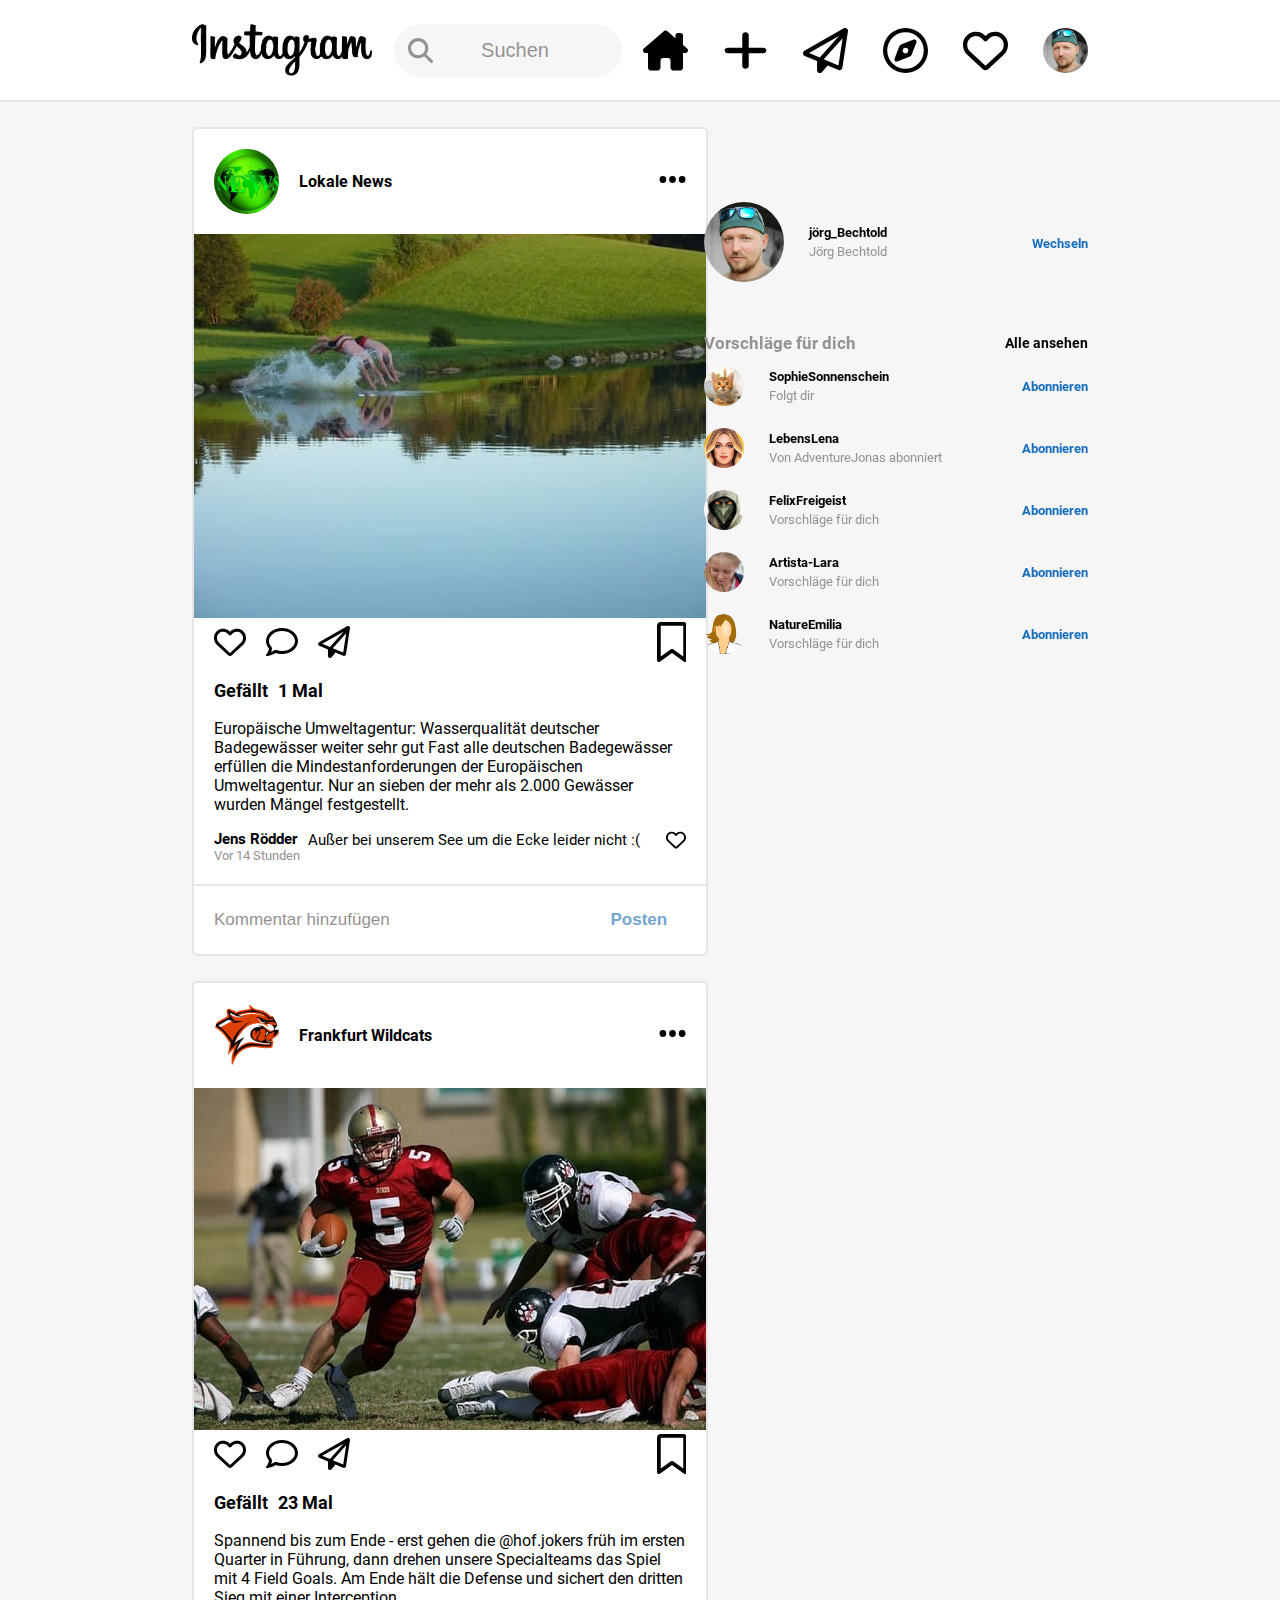
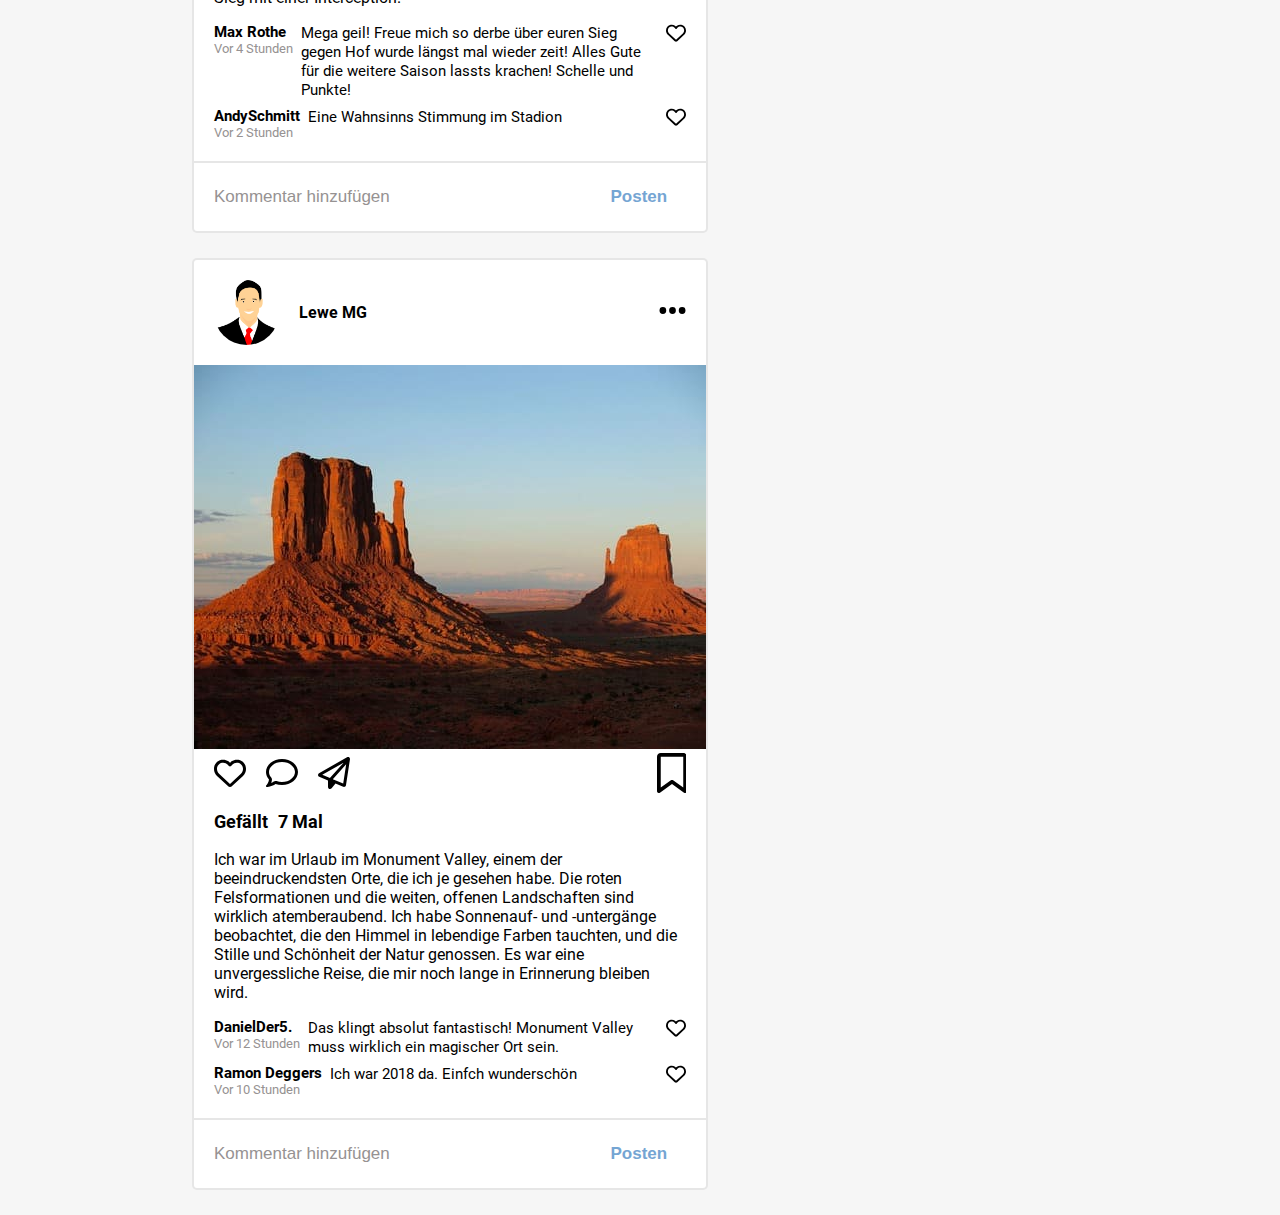
<file: index.html>
<!DOCTYPE html>
<html lang="en">
  <head>
    <meta charset="UTF-8" />
    <meta name="viewport" content="width=device-width, initial-scale=1.0" />

    <title>Instaclone</title>

    <link rel="stylesheet" href="style/index.css" />
    <link rel="stylesheet" href="fonts/font-roboto.css" />
    <link rel="stylesheet" href="style/header.css" />
    <link rel="stylesheet" href="style/aside.css" />
    <link rel="stylesheet" href="style/main.css" />
    <link rel="icon" href="img/favicon.ico" type="image/x-icon" />

    <script src="script/header.js"></script>
    <script src="script/template.js"></script>
    <script src="script/main.js"></script>
  </head>

  <body id="body" onload="includeHTML(), showPostContent()">
    <!-- Header -->
    <section>
      <header w3-include-html="templates/header.html"></header>
    </section>

    <!-- Aside mobile view -->
    <section>
      <aside w3-include-html="templates/aside-mobile-view.html"></aside>
    </section>

    <!-- Content -->
    <section>
      <!-- Main -->
      <div class="content">
        <div id="main_container" class="main-container"></div>

        <!-- Aside -->
        <aside w3-include-html="templates/aside.html"></aside>
      </div>

      <!-- New Post Section -->
      <div style="display: none" id="new_post_container" onclick="closeNewPostContainer()" class="new-post-container">
        <div class="new-post-content" onclick="doNotClose(event)">
          <div class="headline-new-post">
            <h1>Erstelle einen neuen Beitrag</h1>
            <div class="close-btn">
              <button onclick="closeNewPostContainer()"><img src="img/xmark-search.svg" alt="Schließen button" /></button>
            </div>
          </div>
          <div class="new-post-profile-add-post">
            <div class="new-post-profile-img-name">
              <img src="img/my-account.picture.jpg" alt="Mein Profil bild" />
              <p>Jörg Bechtold</p>
            </div>

            <textarea
              text-wrap:
              pretty
              cols="30"
              rows="12"
              maxlength="500"
              onkeyup="valideInputNewPost()"
              name="new-post"
              id="new_post_input"
              type="text"
              placeholder="Schreibe hier dein neuen Post..."
            ></textarea>

            <div class="d-flex-justify-center">
              <button disabled id="btn_new_post" class="add-new-post-button" onclick="newPost()">Posten</button>
            </div>

            <!-- <div class="close-btn">
              <button onclick="closeNewPostContainer()"><img src="img/xmark-search.svg" alt="Schließen button" /></button>
            </div> -->
          </div>
        </div>
      </div>
    </section>
  </body>
</html>
</file>
<file: style/index.css>
/* Index CSS */
body {
  font-family: 'roboto';
  margin: 0;
  min-height: 100dvh;
  position: relative;
}

:root {
  --gray: rgb(128, 128, 128, 0.2);
  --light-gray: rgb(244, 244, 244);
  --blue: #156dc0;
  --light-blue: #75a5d3;
  --bg-gray: rgb(246, 246, 246);
  --text-gray: rgb(150, 146, 146, 2);
  /* Border */
  --border: 2px solid rgb(128, 128, 128, 0.2);
}

/* width */
::-webkit-scrollbar {
  width: 10px;
}

/* Track */
::-webkit-scrollbar-track {
  background-color: transparent;
  border-radius: 10px;
}

/* Handle */
::-webkit-scrollbar-thumb {
  background: var(--blue);
  border-radius: 10px;
}

/* Handle on hover */
::-webkit-scrollbar-thumb:hover {
  background: var(--light-blue);
  cursor: grab;
}

::-webkit-scrollbar-thumb:active {
  background: var(--light-blue);
  cursor: grabbing;
}

.no-scroll {
  overflow: hidden;
}

.d-flex-just-cont-space-between {
  display: flex;
  justify-content: space-between;
  gap: 10px;
}

.d-flex-column {
  display: flex;
  flex-direction: column;
}

.d-flex-justify-center {
  display: flex;
  justify-content: center;
}

.margin-left-px {
  margin-left: 35px;
}

.margin-left-right {
  margin: 0 15% 0 15%;
}

.d-none {
  display: none;
}

.content {
  background-color: var(--bg-gray);
  width: 100%;
  min-height: 100dvh;
  display: flex;
  overflow: hidden;
}

.link-style {
  text-decoration: none;
  font-weight: bold;
  color: var(--blue);
  font-size: 18px;
}

.p-black {
  color: black;
  font-weight: bold;
}

.p-gray {
  color: var(--text-gray);
}

.p-black,
.p-gray {
  white-space: nowrap;
  font-size: 22px;
  margin: 4px 0 4px 0;
}

.profil-picture-large {
  cursor: pointer;
  border-radius: 50%;
  object-fit: cover;
  /* height: 100px; */
  width: 100px;
  aspect-ratio: 1/1;
}

.profil-picture-smale {
  cursor: pointer;
  border-radius: 50%;
  object-fit: cover;
  /* height: 60px; */
  width: 60px;
  aspect-ratio: 1/1;
}

.new-post-container {
  position: fixed;
  top: 0;
  right: 0;
  left: 0;
  height: 100dvh;
  width: 100%;
  display: flex;
  align-items: center;
  justify-content: center;
  backdrop-filter: blur(2px);
}

.new-post-content {
  position: relative;
  display: flex;
  flex-direction: column;
  border-radius: 10px;
  max-width: 25%;
  min-width: 525px;
  /* width: 25%; */
  max-height: 80%;
  min-height: 20%;
  box-shadow: 0px 0px 19px 6px gray;
  background-color: white;
}

.new-post-profile-add-post {
  display: flex;
  flex-direction: column;
  padding: 15px;
  gap: 15px;
}

.new-post-content textarea {
  /* overflow-y: hidden; */
  width: 100%;
  border: none;
  font-size: 24px;
  resize: none;
  outline: none;
  caret-color: var(--blue);
}

.new-post-content textarea::placeholder {
  font-weight: bold;
}

/* width */
.new-post-content textarea::-webkit-scrollbar {
  width: 2px;
}

.new-post-content form {
  display: flex;
  flex-direction: column;
  align-items: center;
  justify-content: center;
  width: 100%;
  height: 45%;
}

.close-btn {
  position: absolute;
  top: 18px;
  right: 25px;
}

.close-btn button {
  display: flex;
  align-items: center;
  justify-content: center;
  cursor: pointer;
  border: none;
  border-radius: 100%;
  height: 35px;
  width: 35px;
}

.headline-new-post {
  border-bottom: var(--border);
}

.headline-new-post h1 {
  text-align: center;
}

.new-post-profile-img-name {
  display: flex;
  align-items: center;
  gap: 15px;
  /* padding: 15px; */
}

.new-post-profile-img-name img {
  border-radius: 100%;
  width: 35px;
  object-fit: cover;
  height: 35px;
}

.new-post-profile-img-name p {
  font-weight: bold;
}

/* Responsive */
@media (max-width: 1180px) {
  .margin-left-right {
    margin: 0 10% 0 10%;
  }

  .margin-left-right-px {
    margin: 0;
  }
}

@media (max-width: 620px) {
  .new-post-content textarea {
    font-size: 20px;
    height: 134px;
  }

  .close-btn {
    top: 12px;
  }

  .headline-new-post h1 {
    font-size: 20px;
  }
}

@media (max-width: 550px) {
  .content {
    padding-bottom: 55px;
  }
}

@media (max-width: 540px) {
  .new-post-content {
    max-width: unset;
    min-width: unset;
    width: 100%;
  }
  .close-btn {
    right: 12px;
  }
}

@media (max-width: 380px) {
  .close-btn {
    right: 8px;
    top: 15px;
  }
  .close-btn button {
    height: 30px;
    width: 30px;
  }
}

@media (max-width: 350px) {
  .headline-new-post h1 {
    font-size: 18px;
  }
  .close-btn {
    top: 9px;
  }
}
</file>
<file: fonts/font-roboto.css>
/* Font Roboto */
/* roboto-100 - latin */
@font-face {
  font-display: swap; /* Check https://developer.mozilla.org/en-US/docs/Web/CSS/@font-face/font-display for other options. */
  font-family: 'Roboto';
  font-style: normal;
  font-weight: 100;
  src: url('../fonts/font-roboto/roboto-v30-latin-100.woff2') format('woff2'); /* Chrome 36+, Opera 23+, Firefox 39+, Safari 12+, iOS 10+ */
}
/* roboto-100italic - latin */
@font-face {
  font-display: swap; /* Check https://developer.mozilla.org/en-US/docs/Web/CSS/@font-face/font-display for other options. */
  font-family: 'Roboto';
  font-style: italic;
  font-weight: 100;
  src: url('../fonts/font-roboto/roboto-v30-latin-100italic.woff2') format('woff2'); /* Chrome 36+, Opera 23+, Firefox 39+, Safari 12+, iOS 10+ */
}
/* roboto-300 - latin */
@font-face {
  font-display: swap; /* Check https://developer.mozilla.org/en-US/docs/Web/CSS/@font-face/font-display for other options. */
  font-family: 'Roboto';
  font-style: normal;
  font-weight: 300;
  src: url('../fonts/font-roboto/roboto-v30-latin-300.woff2') format('woff2'); /* Chrome 36+, Opera 23+, Firefox 39+, Safari 12+, iOS 10+ */
}
/* roboto-300italic - latin */
@font-face {
  font-display: swap; /* Check https://developer.mozilla.org/en-US/docs/Web/CSS/@font-face/font-display for other options. */
  font-family: 'Roboto';
  font-style: italic;
  font-weight: 300;
  src: url('../fonts/font-roboto/roboto-v30-latin-300italic.woff2') format('woff2'); /* Chrome 36+, Opera 23+, Firefox 39+, Safari 12+, iOS 10+ */
}
/* roboto-regular - latin */
@font-face {
  font-display: swap; /* Check https://developer.mozilla.org/en-US/docs/Web/CSS/@font-face/font-display for other options. */
  font-family: 'Roboto';
  font-style: normal;
  font-weight: 400;
  src: url('../fonts/font-roboto/roboto-v30-latin-regular.woff2') format('woff2'); /* Chrome 36+, Opera 23+, Firefox 39+, Safari 12+, iOS 10+ */
}
/* roboto-italic - latin */
@font-face {
  font-display: swap; /* Check https://developer.mozilla.org/en-US/docs/Web/CSS/@font-face/font-display for other options. */
  font-family: 'Roboto';
  font-style: italic;
  font-weight: 400;
  src: url('../fonts/font-roboto/roboto-v30-latin-italic.woff2') format('woff2'); /* Chrome 36+, Opera 23+, Firefox 39+, Safari 12+, iOS 10+ */
}
/* roboto-500 - latin */
@font-face {
  font-display: swap; /* Check https://developer.mozilla.org/en-US/docs/Web/CSS/@font-face/font-display for other options. */
  font-family: 'Roboto';
  font-style: normal;
  font-weight: 500;
  src: url('../fonts/font-roboto/roboto-v30-latin-500.woff2') format('woff2'); /* Chrome 36+, Opera 23+, Firefox 39+, Safari 12+, iOS 10+ */
}
/* roboto-500italic - latin */
@font-face {
  font-display: swap; /* Check https://developer.mozilla.org/en-US/docs/Web/CSS/@font-face/font-display for other options. */
  font-family: 'Roboto';
  font-style: italic;
  font-weight: 500;
  src: url('../fonts/font-roboto/roboto-v30-latin-500italic.woff2') format('woff2'); /* Chrome 36+, Opera 23+, Firefox 39+, Safari 12+, iOS 10+ */
}
/* roboto-700 - latin */
@font-face {
  font-display: swap; /* Check https://developer.mozilla.org/en-US/docs/Web/CSS/@font-face/font-display for other options. */
  font-family: 'Roboto';
  font-style: normal;
  font-weight: 700;
  src: url('../fonts/font-roboto/roboto-v30-latin-700.woff2') format('woff2'); /* Chrome 36+, Opera 23+, Firefox 39+, Safari 12+, iOS 10+ */
}
/* roboto-700italic - latin */
@font-face {
  font-display: swap; /* Check https://developer.mozilla.org/en-US/docs/Web/CSS/@font-face/font-display for other options. */
  font-family: 'Roboto';
  font-style: italic;
  font-weight: 700;
  src: url('../fonts/font-roboto/roboto-v30-latin-700italic.woff2') format('woff2'); /* Chrome 36+, Opera 23+, Firefox 39+, Safari 12+, iOS 10+ */
}
/* roboto-900 - latin */
@font-face {
  font-display: swap; /* Check https://developer.mozilla.org/en-US/docs/Web/CSS/@font-face/font-display for other options. */
  font-family: 'Roboto';
  font-style: normal;
  font-weight: 900;
  src: url('../fonts/font-roboto/roboto-v30-latin-900.woff2') format('woff2'); /* Chrome 36+, Opera 23+, Firefox 39+, Safari 12+, iOS 10+ */
}
/* roboto-900italic - latin */
@font-face {
  font-display: swap; /* Check https://developer.mozilla.org/en-US/docs/Web/CSS/@font-face/font-display for other options. */
  font-family: 'Roboto';
  font-style: italic;
  font-weight: 900;
  src: url('../fonts/font-roboto/roboto-v30-latin-900italic.woff2') format('woff2'); /* Chrome 36+, Opera 23+, Firefox 39+, Safari 12+, iOS 10+ */
}
</file>
<file: style/header.css>
/* header */
.header {
  background-color: white;
  border-bottom: var(--border);
  width: 100%;
  height: 100px;
  position: fixed;
  top: 0;
  right: 0;
  left: 0;
}

.header-logo {
  display: flex;
  align-items: center;
  justify-content: center;
}

.header-logo img {
  width: 180px;
  cursor: pointer;
  transition: 0.2s ease-in-out;
}

.header-logo a {
  display: flex;
  cursor: unset;
  text-decoration: none;
}

.header-section {
  height: 100%;
  display: flex;
  justify-content: space-between;
  align-items: center;
}

.search {
  gap: 14px;
  width: max-content;
  display: flex;
  align-items: center;
  padding: 14px;
  border-radius: 28px;
  background-color: var(--bg-gray);
  width: 250px;
}

.search img {
  width: 25px;
}

.search-input {
  width: 100%;
  font-size: 20px;
  color: black;
  outline: none;
  border: none;
  background: transparent;
  caret-color: var(--blue);
}

.search-icon {
  cursor: pointer;
}

.search-input::placeholder {
  text-align: center;
  user-select: none;
  color: var(--text-gray);
}

.search-input:focus::placeholder {
  opacity: 0;
}

[type='search']::-webkit-search-cancel-button {
  -webkit-appearance: none;
  -webkit-mask-repeat: no-repeat;
  -webkit-mask-image: url(/img/xmark-search.svg);
  background-repeat: no-repeat;
  object-fit: cover;
  cursor: pointer;
  height: 20px;
  width: 20px;
  background: black;
}

.navigation {
  display: flex;
  align-items: center;
  justify-content: center;
  gap: 35px;
}

.navigation a {
  display: flex;
}

.navigation img {
  transition: 0.2s ease-in-out;
  width: 45px;
  aspect-ratio: 1/1;
  cursor: pointer;
}

.navigation img:hover,
.header-logo img:hover {
  scale: 1.2;
  transform: translateY(-6px);
  filter: drop-shadow(6px 5px 1px rgb(128, 128, 128, 1.2));
}

.profile-picture {
  object-fit: cover;
  /* height: 45px; */
  border-radius: 100%;
}

.mobile-black-search-icon {
  display: none;
}

.navigation-mobile-view {
  display: none;
  align-items: center;
  justify-content: space-evenly;
  padding: 15px 0 15px 0;
  gap: 5px;
  z-index: 2;
  background-color: white;
  border-top: var(--border);
  width: 100%;
  height: 25px;
  position: fixed;
  bottom: 0;
  right: 0;
  left: 0;
}

.navigation-mobile-view img {
  width: 24px;
  aspect-ratio: 1/1;
  cursor: pointer;
}

@media (max-width: 1325px) {
  .search {
    width: 200px;
  }
}

@media (max-width: 1245px) {
  .navigation img {
    width: 36px;
  }

  .header-logo img {
    width: 165px;
  }
}

@media (max-width: 1150px) {
  .search {
    width: 140px;
  }

  .navigation {
    gap: 25px;
  }
}

@media (max-width: 1034px) {
  .mobile-black-search-icon {
    display: flex;
  }

  .header-section form {
    display: none;
  }
}

@media (max-width: 900px) {
  .navigation img {
    width: 27px;
  }
}

@media (max-width: 800px) {
  .navigation img {
    width: 24px;
  }
  .header-logo img {
    width: 155px;
  }
}

@media (max-width: 770px) {
  .hide-mobile {
    display: none;
  }
}

@media (max-width: 595px) {
  .header-logo img {
    width: 130px;
  }
}

@media (max-width: 550px) {
  .header {
    display: none;
  }
  .navigation-mobile-view {
    display: flex;
  }

  .size-mobile-view {
    width: 40px !important;
  }
}
</file>
<file: style/aside.css>
/* Aside Css */

.aside {
  width: 30%;
  position: fixed;
  right: 0;
  top: 0;
  bottom: 0;
  margin-right: 15%;
  margin-top: 102px;
  overflow-y: scroll;
  overflow-x: hidden;
}

/* width */
.aside::-webkit-scrollbar {
  width: 2px;
}

/* Track */
.aside::-webkit-scrollbar-track {
  background-color: transparent;
  border-radius: 10px;
}

/* Handle */
.aside::-webkit-scrollbar-thumb {
  background: var(--blue);
  border-radius: 10px;
}

/* Handle on hover */
.aside::-webkit-scrollbar-thumb:hover {
  background: var(--light-blue);
  cursor: grab;
}

.aside::-webkit-scrollbar-thumb:active {
  background: var(--light-blue);
  cursor: grabbing;
}

.aside-content {
  display: flex;
  flex-direction: column;
}

.profile-section {
  margin-top: 100px;
  margin-bottom: 40px;
  /* gap: 55px; */
  display: flex;
  align-items: center;
  justify-content: space-between;
}

.my-img-my-name {
  gap: 25px;
  display: flex;
  align-items: center;
}

.suggestion-headline {
  display: flex;
  align-items: center;
  justify-content: space-between;
}

.suggestion-headline h1 {
  color: var(--text-gray);
  font-weight: bold;
}

.suggestion-headline a {
  text-decoration: none;
  font-weight: bold;
  color: black;
  font-size: 18px;
}

.profiles-container {
  gap: 25px;
  margin-bottom: 20px;
  display: flex;
  align-items: center;
  justify-content: space-between;
}

.random-profiles {
  gap: 25px;
  display: flex;
  align-items: center;
}

.aside-mobile-view {
  background-color: var(--light-gray);
  /* position: fixed; */
  /* top: 102px; */
  padding-top: 102px;
  /* left: 0; */
  /* right: 0; */
  /* overflow-x: scroll; */
  display: none;
}

.aside-mobile-view-content {
  padding-top: 16px;
  width: 100%;
  margin: 0 10% 0 10%;
  display: flex;
  justify-content: space-between;
  /* gap: 30px; */
  overflow-x: scroll;
}

/* height */
.aside-mobile-view-content::-webkit-scrollbar {
  height: 2px;
}

.profil-picture-mobile-view {
  cursor: pointer;
  border-radius: 50%;
  object-fit: cover;
  display: flex;
  width: 80px;
  aspect-ratio: 1/1;
}

.profile-img-name-mobile-view {
  width: 82px;
  display: flex;
  margin-left: 15px;
  margin-right: 15px;
  flex-direction: column;
}

/* Responsive */
@media (max-width: 1620px) {
  .profil-picture-large {
    width: 90px;
  }
  .profil-picture-smale {
    width: 50px;
  }

  .p-black,
  .p-gray {
    font-size: 18px;
  }
}

@media (max-width: 1420px) {
  .link-style {
    font-size: 16px;
  }

  .p-black,
  .p-gray {
    font-size: 16px;
  }

  .suggestion-headline a {
    font-size: 16px;
  }

  .suggestion-headline h1 {
    font-size: 20px;
  }
}

@media (max-width: 1360px) {
  .profil-picture-large {
    width: 80px;
  }
  .profil-picture-smale {
    width: 40px;
  }
  .link-style {
    font-size: 13px;
  }

  .p-black,
  .p-gray {
    font-size: 13px;
  }

  .suggestion-headline a {
    font-size: 14px;
  }

  .suggestion-headline h1 {
    font-size: 17px;
  }
}

@media (max-width: 1180px) {
  .aside {
    margin-right: 10%;
    width: 32%;
  }
  .profile-section {
    margin-top: 25px;
    margin-bottom: 16px;
  }
}

@media (max-width: 992px) {
  .aside {
    display: none;
  }
  .aside-mobile-view {
    display: flex;
  }

  .p-black {
    font-size: 13px;
    width: 100%;
    text-overflow: ellipsis;
    overflow: hidden;
  }
}

@media (max-width: 550px) {
  .aside-mobile-view {
    padding-top: 0px;
  }
  .profil-picture-mobile-view {
    width: 73px;
  }
  .aside-mobile-view-content {
    margin: 0;
  }
}

@media (max-width: 400px) {
  .aside-mobile-view-content::-webkit-scrollbar {
    display: none;
  }
}
</file>
<file: style/main.css>
/* Main CSS */
.main-container {
  padding-top: 102px;
  width: 40%;
  margin-left: 15%;
}

.padding {
  padding: 20px;
}

.padding-left-right {
  padding: 0 20px 0 20px;
}

.post-container {
  margin: 25px 0 25px 0;
  border: var(--border);
  border-radius: 5px;
  background-color: white;
  width: 100%;
}

.post-headline {
  padding: 20px;
  display: flex;
  align-items: center;
  justify-content: space-between;
}

.post-headline-content {
  display: flex;
  align-items: center;
  gap: 20px;
}

.post-headline-content a {
  text-decoration: none;
  color: black;
  font-weight: bold;
  font-size: 18px;
}

.author-img {
  cursor: pointer;
  border-radius: 50%;
  object-fit: cover;
  /* height: 75px; */
  width: 75px;
  aspect-ratio: 1/1;
}

.tree-dots-icon {
  border-radius: 50%;
  object-fit: cover;
  /* height: 30px; */
  aspect-ratio: 1/1;
  width: 30px;
  cursor: pointer;
}

.post-img img {
  width: fit-content;
  object-fit: cover;
  width: 100%;
}

.post-icons {
  display: flex;
  align-items: center;
  justify-content: space-between;
}

.icons-left {
  display: flex;
  align-items: center;
  justify-content: center;
  gap: 20px;
}

.icons-left img {
  cursor: pointer;
  object-fit: cover;
  aspect-ratio: 1/1;
  /* height: 35px; */
  width: 35px;
}

.icons-right {
  display: flex;
  align-self: center;
  justify-content: center;
}

.icons-right img {
  cursor: pointer;
  object-fit: cover;
  height: 45px;
  width: 32px;
}

.liks-section {
  gap: 10px;
  display: flex;
  align-items: center;
  justify-content: flex-start;
}

.liks-section h3 {
  font-size: 20px;
}

.liks-section p {
  font-size: 20px;
  font-weight: 600;
}

.post-text {
  margin-bottom: 16px;
}

.post-text span {
  font-size: 16px;
  margin-top: 0;
  margin-bottom: 5px;
}

.current-comments {
  margin-top: 6px;
  margin-bottom: 16px;
  gap: 8px;
  display: flex;
  justify-content: space-between;
}
.comment-profile-name-time {
  display: flex;
  gap: 8px;
}

.comment-profile {
  font-size: 16px;
  font-weight: 600;
  margin-top: 0px;
  margin-bottom: 0px;
}

.comment-profile-name-time a {
  text-decoration: none;
  color: black;
}

.comment-time {
  font-size: 13px;
  color: var(--text-gray);
  margin-top: 0px;
  margin-bottom: 5px;
}

.comment-profile-name-time a {
  font-size: 15px !important;
}

.comment-profile-text span {
  margin-right: 4px;
  font-size: 15px;
  word-break: break-word;
}

.comment-profile-name-text {
  display: flex;
  align-items: center;
  justify-content: space-between;
  gap: 15px;
}

.comment-heart {
  gap: 8px;
  display: flex;
  height: fit-content;
}

.comment-heart img {
  cursor: pointer;
  object-fit: cover;
  height: 20px;
  width: 20px;
  display: flex;
  align-items: center;
  justify-content: center;
}

.add-new-comment {
  display: flex;
  align-self: center;
  justify-content: space-between;
  border-top: var(--border);
}

.add-new-comment-input {
  width: 80%;
  font-size: 18px;
  outline: none;
  border: none;
  padding: 24px 0 24px 0;
  caret-color: var(--blue);
}

.add-new-comment-input::placeholder {
  color: var(--text-gray);
}

.add-new-comment-input:focus::placeholder {
  opacity: 0;
}

.add-new-comment-button,
.add-new-post-button {
  font-size: 18px;
  color: var(--blue);
  font-weight: bold;
  border: none;
  padding: 24px 0 24px 0;
  background-color: white;
  cursor: pointer;
  height: 100%;
  width: 20%;
}

button:disabled,
button[disabled] {
  cursor: not-allowed;
  color: var(--light-blue);
}

.add-new-post-input {
  word-wrap: break-word;
  width: -webkit-fill-available;
  font-size: 18px;
  outline: none;
  border: none;
  padding: 24px 0 24px 10px;
}

/* Responsive */
@media (max-width: 1360px) {
  .author-img {
    width: 65px;
  }

  .post-headline-content a {
    font-size: 16px;
  }

  .tree-dots-icon {
    width: 27px;
  }

  .icons-left img {
    width: 32px;
  }

  .icons-right img {
    height: 40px;
    width: 29px;
  }

  .liks-section h3 {
    font-size: 18px;
  }

  .liks-section p {
    font-size: 18px;
  }

  .add-new-comment-input {
    font-size: 17px;
  }

  .add-new-comment-button {
    font-size: 17px;
  }
}

@media (max-width: 1180px) {
  .main-container {
    margin-left: 10%;
    width: 43%;
  }
}

@media (max-width: 992px) {
  .main-container {
    padding-top: 0;
    margin-right: 10%;
    width: 80%;
  }
}

@media (max-width: 800px) {
  .icons-left img {
    width: 24px;
  }
  .icons-right img {
    height: 27px;
    width: 19px;
  }

  .tree-dots-icon {
    width: 25px;
  }

  .liks-section h3 {
    font-size: 16px;
  }

  .liks-section p {
    font-size: 16px;
  }
}

@media (max-width: 550px) {
  /* .icons-right img {
    height: 34px;
    width: 25px;
  } */

  .main-container {
    margin-left: 0;
    margin-right: 0;
    width: 100%;
  }

  .post-container {
    border-bottom: var(--border);
    border-top: var(--border);
    border-left: 0;
    border-right: 0;
    border-radius: 0;
  }
}

@media (max-width: 525px) {
}
</file>
